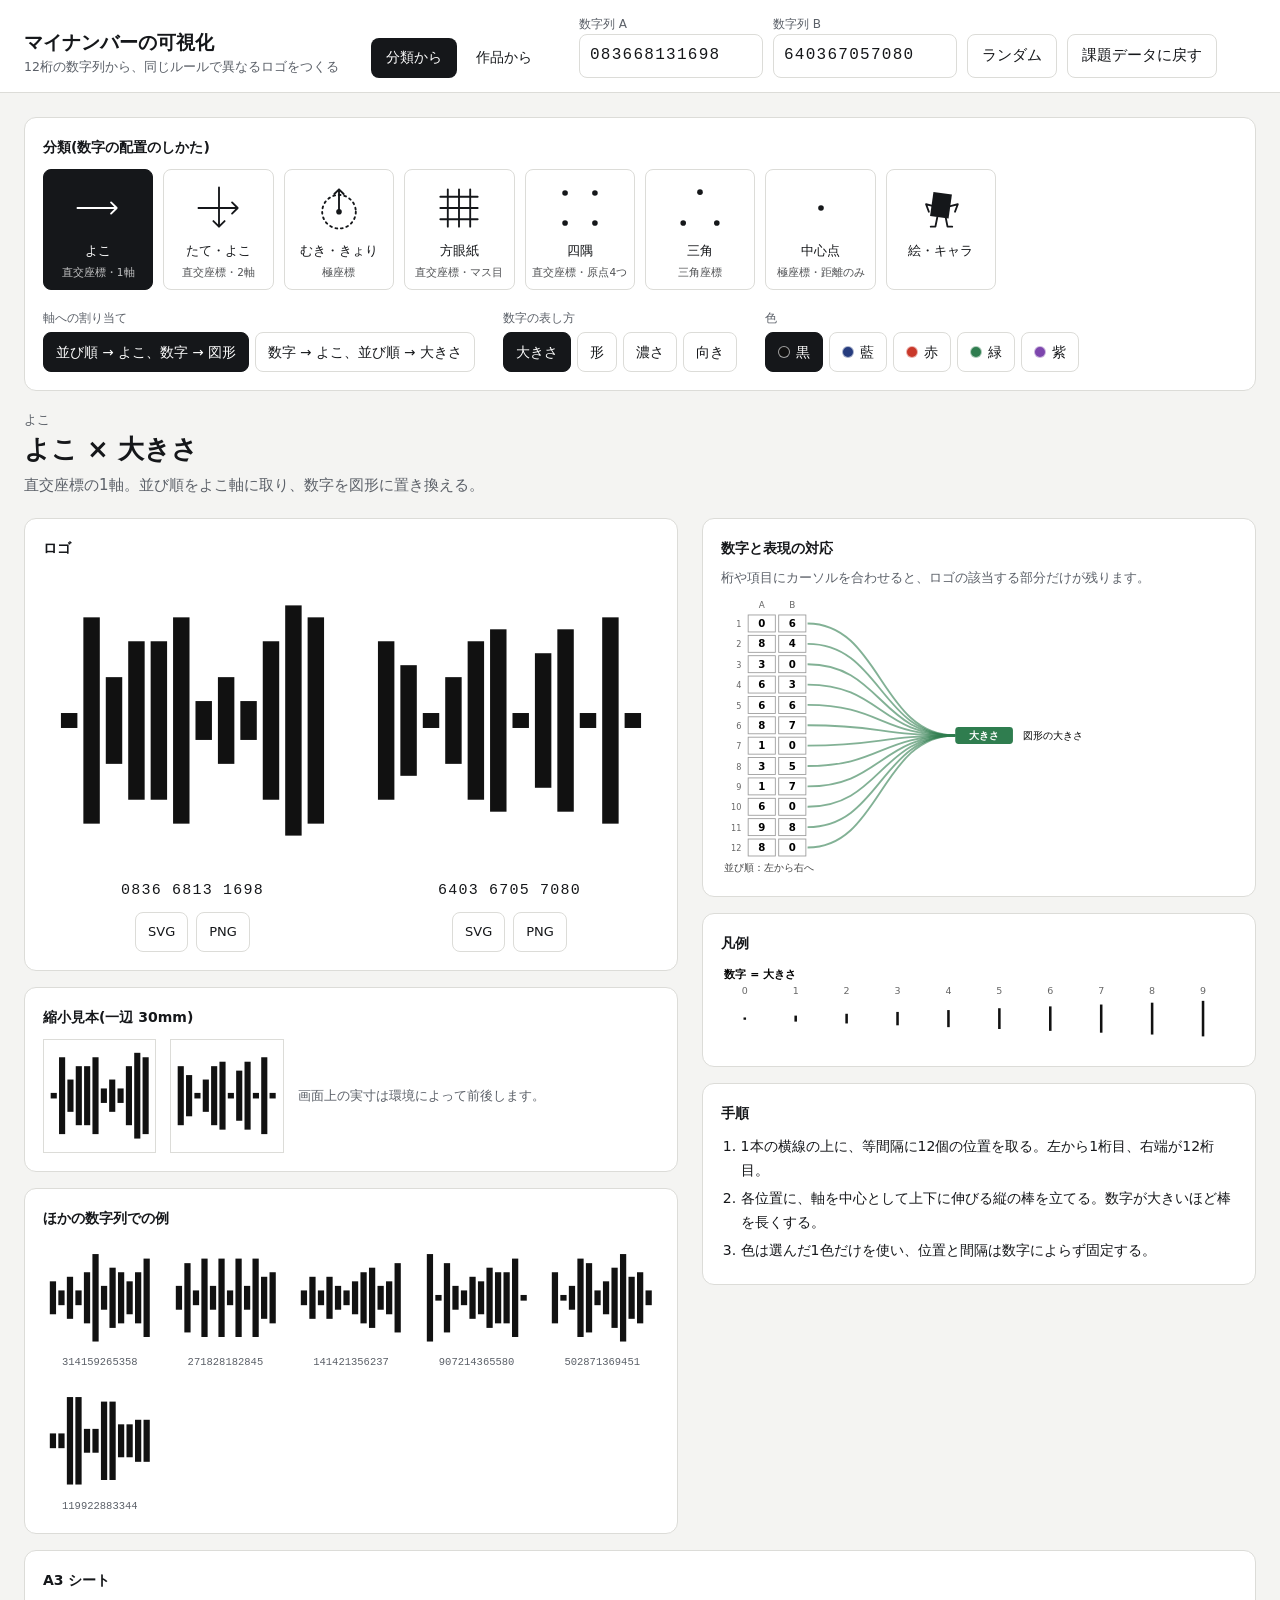
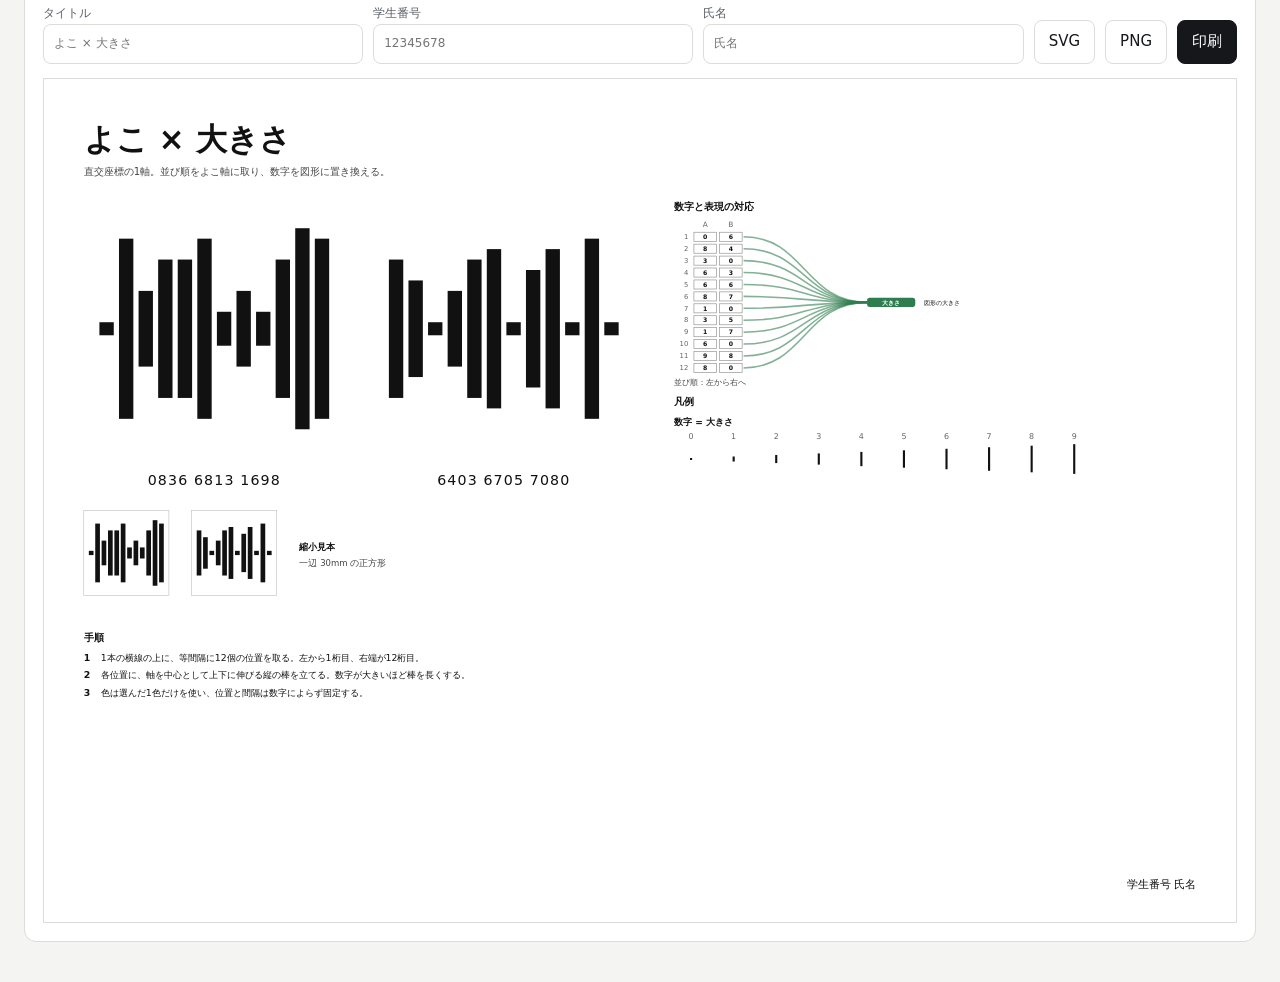
<file: index.html>
<!doctype html>
<html lang="ja">
<head>
<meta charset="utf-8">
<meta name="viewport" content="width=device-width, initial-scale=1">
<title>マイナンバーの可視化 分類から図形をつくる</title>
<script>document.write('<link rel="stylesheet" href="style.css?t=' + Date.now() + '">');</script>
</head>
<body>
<header class="top">
  <div class="brand">
    <h1>マイナンバーの可視化</h1>
    <p>12桁の数字列から、同じルールで異なるロゴをつくる</p>
  </div>
  <nav class="pages" aria-label="ページ"><a href="index.html" aria-current="page">分類から</a><a href="works.html">作品から</a></nav>
  <div class="nums">
    <label>数字列 A<input id="numA" inputmode="numeric" maxlength="12" autocomplete="off" spellcheck="false"></label>
    <label>数字列 B<input id="numB" inputmode="numeric" maxlength="12" autocomplete="off" spellcheck="false"></label>
    <button type="button" id="btnRandom">ランダム</button>
    <button type="button" id="btnReset">課題データに戻す</button>
  </div>
  <p class="warn" id="warn" role="status"></p>
</header>

<main><section id="picker" class="panel"></section><div id="app"></div></main>
<div id="printArea" aria-hidden="true"></div>

<script>
// 古いファイルがブラウザに残らないよう、読み込むたびに取り直す
['core', 'rules', 'view', 'shapes'].forEach(n => document.write('<script src="' + n + '.js?t=' + Date.now() + '"><\/script>'));
</script>
</body>
</html>
</file>
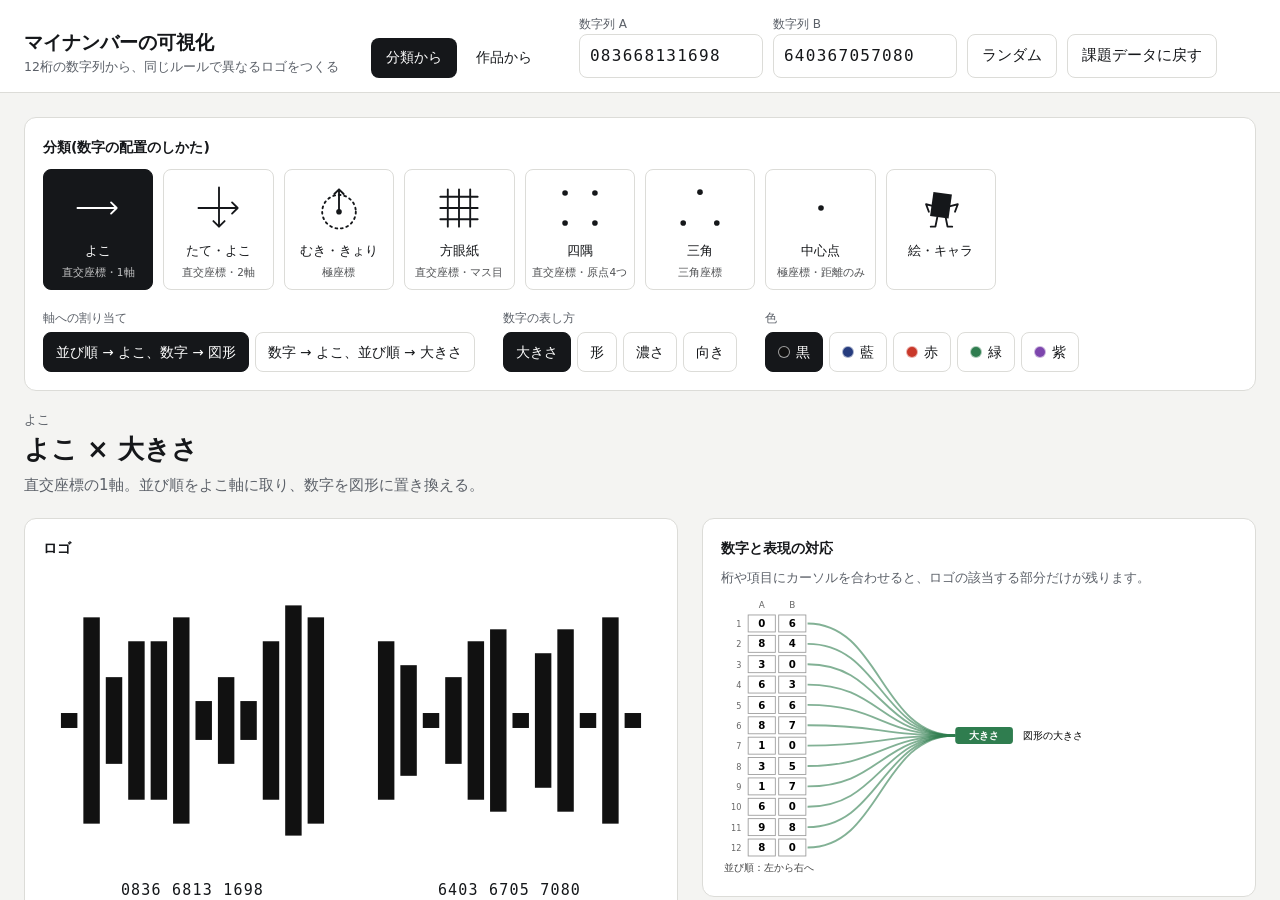
<file: shapes.html>
<!doctype html>
<html lang="ja">
<head>
<meta charset="utf-8">
<meta http-equiv="refresh" content="0; url=index.html">
<title>マイナンバーの可視化</title>
</head>
<body><p><a href="index.html">「分類から」のページへ移動します</a></p></body>
</html>
</file>
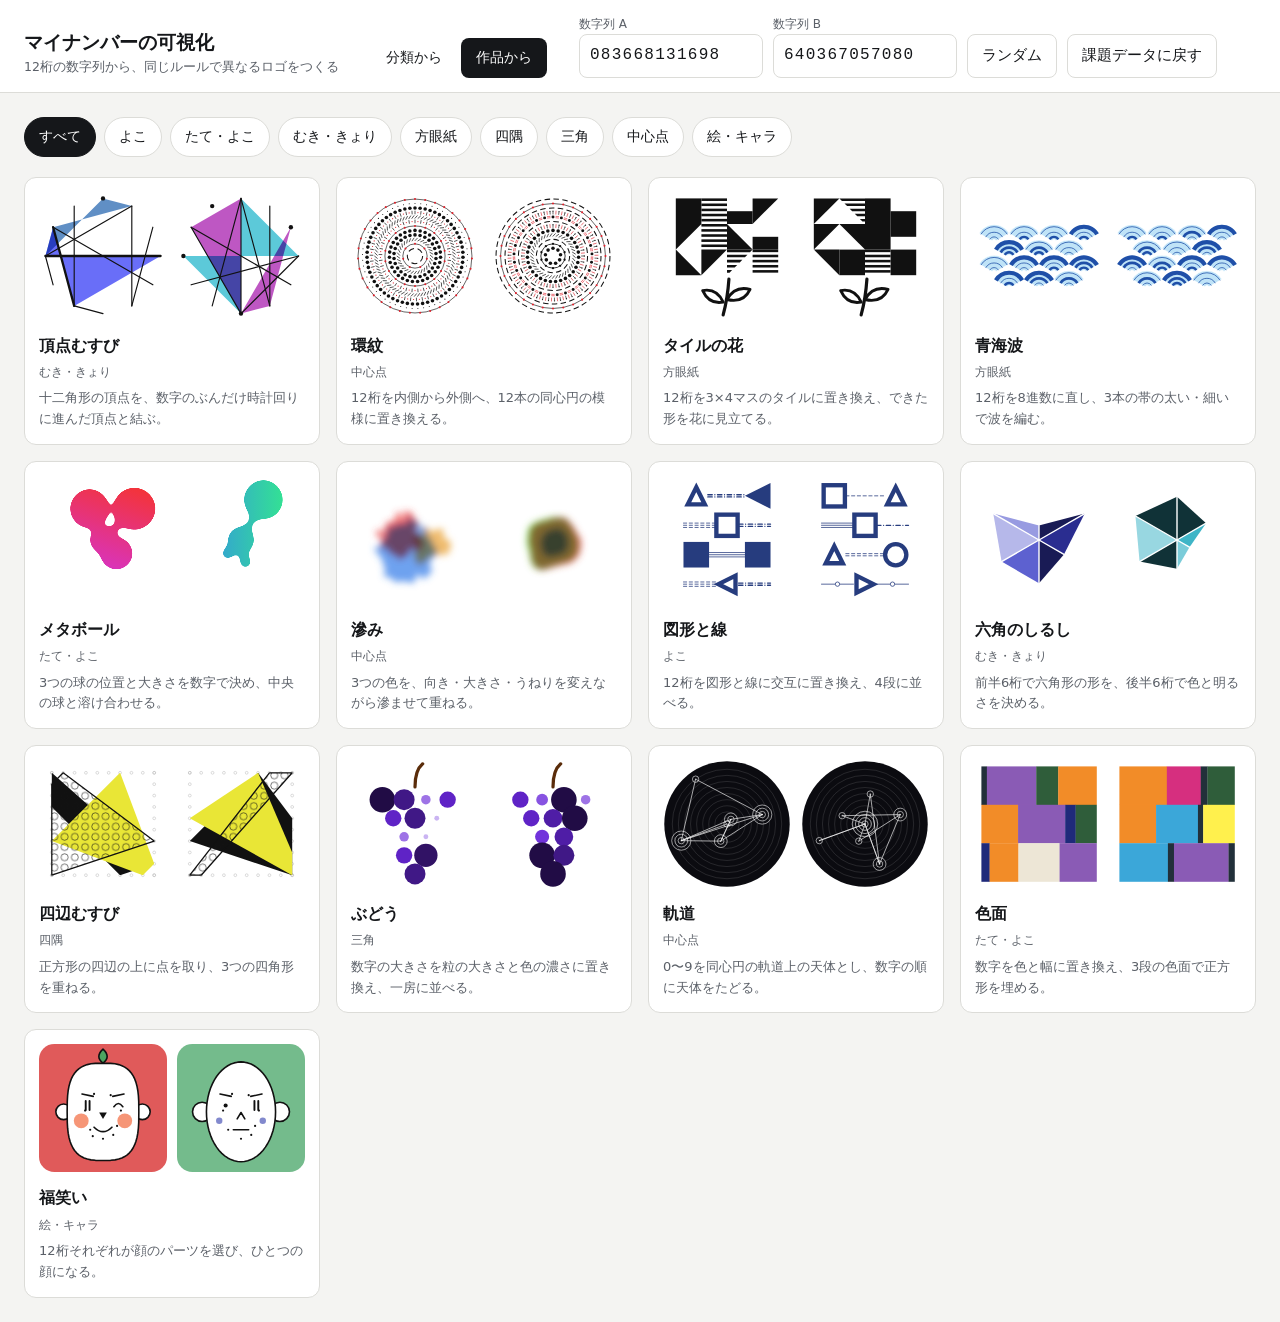
<file: works.html>
<!doctype html>
<html lang="ja">
<head>
<meta charset="utf-8">
<meta name="viewport" content="width=device-width, initial-scale=1">
<title>マイナンバーの可視化 ロゴジェネレーター</title>
<script>document.write('<link rel="stylesheet" href="style.css?t=' + Date.now() + '">');</script>
</head>
<body>
<header class="top">
  <div class="brand">
    <h1>マイナンバーの可視化</h1>
    <p>12桁の数字列から、同じルールで異なるロゴをつくる</p>
  </div>
  <nav class="pages" aria-label="ページ"><a href="index.html">分類から</a><a href="works.html" aria-current="page">作品から</a></nav>
  <div class="nums">
    <label>数字列 A<input id="numA" inputmode="numeric" maxlength="12" autocomplete="off" spellcheck="false"></label>
    <label>数字列 B<input id="numB" inputmode="numeric" maxlength="12" autocomplete="off" spellcheck="false"></label>
    <button type="button" id="btnRandom">ランダム</button>
    <button type="button" id="btnReset">課題データに戻す</button>
  </div>
  <p class="warn" id="warn" role="status"></p>
</header>

<main id="app"></main>
<div id="printArea" aria-hidden="true"></div>

<script>
// 古いファイルがブラウザに残らないよう、読み込むたびに取り直す
['core', 'rules', 'view', 'app'].forEach(n => document.write('<script src="' + n + '.js?t=' + Date.now() + '"><\/script>'));
</script>
</body>
</html>
</file>
<file: style.css>
:root {
  --bg: #f4f4f2;
  --panel: #ffffff;
  --ink: #15171a;
  --sub: #5b6068;
  --line: #dcdcd8;
  --accent: #1f4fd8;
  --font: 'Hiragino Sans', 'Noto Sans JP', 'Yu Gothic', system-ui, sans-serif;
}
* { box-sizing: border-box; }
body { margin: 0; background: var(--bg); color: var(--ink); font-family: var(--font); font-size: 15px; line-height: 1.7; }
button, input { font: inherit; color: inherit; }
button { cursor: pointer; border: 1px solid var(--line); background: var(--panel); border-radius: 8px; padding: 8px 14px; min-height: 40px; }
button:hover { border-color: var(--ink); }
button.primary { background: var(--ink); color: #fff; border-color: var(--ink); }
button:focus-visible, input:focus-visible, .card:focus-visible { outline: 2px solid var(--accent); outline-offset: 2px; }

.top { position: sticky; top: 0; z-index: 5; background: var(--panel); border-bottom: 1px solid var(--line); padding: 14px 24px; display: flex; flex-wrap: wrap; gap: 12px 32px; align-items: end; }
.brand h1 { margin: 0; font-size: 19px; line-height: 1.3; }
.brand p { margin: 2px 0 0; font-size: 12.5px; color: var(--sub); }
.pages { display: flex; gap: 4px; align-self: end; }
.pages a { display: inline-flex; align-items: center; min-height: 40px; padding: 0 14px; border-radius: 8px; color: var(--ink); text-decoration: none; font-size: 14px; border: 1px solid transparent; }
.pages a:hover { border-color: var(--line); }
.pages a[aria-current="page"] { background: var(--ink); color: #fff; }
.pages a:focus-visible { outline: 2px solid var(--accent); outline-offset: 2px; }
.nums { display: flex; flex-wrap: wrap; gap: 10px; align-items: end; }
.nums label { display: flex; flex-direction: column; font-size: 12px; color: var(--sub); }
.nums input { width: 11.5em; padding: 7px 10px; min-height: 40px; border: 1px solid var(--line); border-radius: 8px; font-family: ui-monospace, 'SF Mono', Menlo, monospace; font-size: 16px; letter-spacing: .08em; color: var(--ink); background: #fff; }
.nums input.bad { border-color: #c62828; }
.warn { flex-basis: 100%; margin: 0; font-size: 12.5px; color: #c62828; min-height: 0; }
.warn:empty { display: none; }

main { max-width: 1320px; margin: 0 auto; padding: 24px; }

.chips { display: flex; flex-wrap: wrap; gap: 8px; margin: 0 0 20px; }
.chips button { border-radius: 999px; padding: 6px 14px; font-size: 13.5px; }
.chips button[aria-pressed="true"] { background: var(--ink); color: #fff; border-color: var(--ink); }

.grid { display: grid; grid-template-columns: repeat(auto-fill, minmax(280px, 1fr)); gap: 16px; }
.card { display: block; width: 100%; text-align: left; background: var(--panel); border: 1px solid var(--line); border-radius: 12px; padding: 14px; min-height: 0; }
.card:hover { border-color: var(--ink); }
.card .pair { display: grid; grid-template-columns: 1fr 1fr; gap: 10px; }
.card svg { display: block; width: 100%; height: auto; }
.card h2 { margin: 12px 0 0; font-size: 16px; }
.card .cat { font-size: 12px; color: var(--sub); }
.card p { margin: 4px 0 0; font-size: 13px; color: var(--sub); line-height: 1.6; }
.empty { color: var(--sub); }

.picker-h { margin: 0 0 10px; font-size: 14px; }
.tiles { display: grid; grid-template-columns: repeat(auto-fill, minmax(104px, 1fr)); gap: 10px; margin-bottom: 18px; }
.tiles button { display: flex; flex-direction: column; align-items: center; gap: 4px; padding: 10px 6px; font-size: 13px; }
.tiles button small { font-size: 10.5px; opacity: .75; line-height: 1.2; }
.tiles button svg { width: 56px; height: 56px; display: block; }
.tiles button[aria-pressed="true"] { background: var(--ink); color: #fff; border-color: var(--ink); }
.opts { display: flex; flex-wrap: wrap; gap: 14px 28px; }
.opts fieldset { border: 0; padding: 0; margin: 0; min-width: 0; }
.opts legend { padding: 0; font-size: 12px; color: var(--sub); margin-bottom: 4px; }
.opts .seg { display: flex; flex-wrap: wrap; gap: 6px; }
.opts .seg button { padding: 6px 12px; font-size: 13.5px; }
.opts .seg button[aria-pressed="true"] { background: var(--ink); color: #fff; border-color: var(--ink); }
.opts .sw { display: inline-block; width: 12px; height: 12px; border-radius: 50%; margin-right: 6px; vertical-align: -1px; border: 1px solid rgba(255,255,255,.6); }
.back { margin-bottom: 16px; }
.detail-head h2 { margin: 0; font-size: 26px; line-height: 1.3; }
.detail-head .cat { font-size: 13px; color: var(--sub); }
.detail-head p { margin: 6px 0 0; color: var(--sub); }

.cols { display: flex; flex-wrap: wrap; gap: 24px; margin-top: 20px; }
.cols > .left { flex: 1 1 520px; min-width: 0; }
.cols > .right { flex: 1 1 420px; min-width: 0; }
.panel { background: var(--panel); border: 1px solid var(--line); border-radius: 12px; padding: 18px; margin-bottom: 16px; }
.panel h3 { margin: 0 0 10px; font-size: 14px; }

.logos { display: grid; grid-template-columns: repeat(auto-fit, minmax(220px, 1fr)); gap: 18px; }
.logo svg { display: block; width: 100%; height: auto; }
.logo .digits { margin: 8px 0; text-align: center; font-family: ui-monospace, 'SF Mono', Menlo, monospace; letter-spacing: .08em; }
.logo .acts { display: flex; gap: 8px; justify-content: center; }
.logo .acts button { font-size: 13px; padding: 6px 12px; }

.thumbs { display: flex; flex-wrap: wrap; gap: 14px; align-items: center; }
.thumbs .t { width: 30mm; height: 30mm; border: 1px solid var(--line); }
.thumbs .t svg { display: block; width: 100%; height: 100%; }
.thumbs p { margin: 0; font-size: 12.5px; color: var(--sub); }

.vars { display: grid; grid-template-columns: repeat(auto-fill, minmax(96px, 1fr)); gap: 12px; }
.vars figure { margin: 0; }
.vars svg { display: block; width: 100%; height: auto; }
.vars figcaption { font-size: 10.5px; text-align: center; color: var(--sub); font-family: ui-monospace, 'SF Mono', Menlo, monospace; }

.legend svg { display: block; width: 100%; height: auto; }
.steps { margin: 0; padding-left: 1.4em; font-size: 14px; }
.steps li { margin-bottom: 4px; }

.sheet-form { display: flex; flex-wrap: wrap; gap: 10px; align-items: end; margin-bottom: 14px; }
.sheet-form label { display: flex; flex-direction: column; font-size: 12px; color: var(--sub); flex: 1 1 160px; }
.sheet-form input { padding: 7px 10px; min-height: 40px; border: 1px solid var(--line); border-radius: 8px; color: var(--ink); background: #fff; }
.sheet-box { border: 1px solid var(--line); background: #fff; overflow-x: auto; }
.sheet-box svg { display: block; width: 100%; min-width: 640px; height: auto; }

.note { margin: -4px 0 10px; font-size: 12.5px; color: var(--sub); }
.hint { display: none; }
.hit { cursor: pointer; outline: none; }
.hit:hover, .hit:focus-visible { fill: rgba(31, 79, 216, .1); }
.logos [data-d] { transition: opacity .15s; }
.logos.hl [data-d] { opacity: .1; }
.logos.hl [data-d].on { opacity: 1; }
.logos.hl .hint.on { display: inline; }

#printArea { display: none; }
@page { size: A3 landscape; margin: 0; }
@media print {
  body > *:not(#printArea) { display: none !important; }
  #printArea { display: block; }
  #printArea svg { width: 420mm; height: 297mm; display: block; }
}
@media (max-width: 600px) {
  .top { padding: 12px 16px; }
  main { padding: 16px; }
  .nums input { width: 100%; }
  .nums label { flex: 1 1 100%; }
}
</file>
